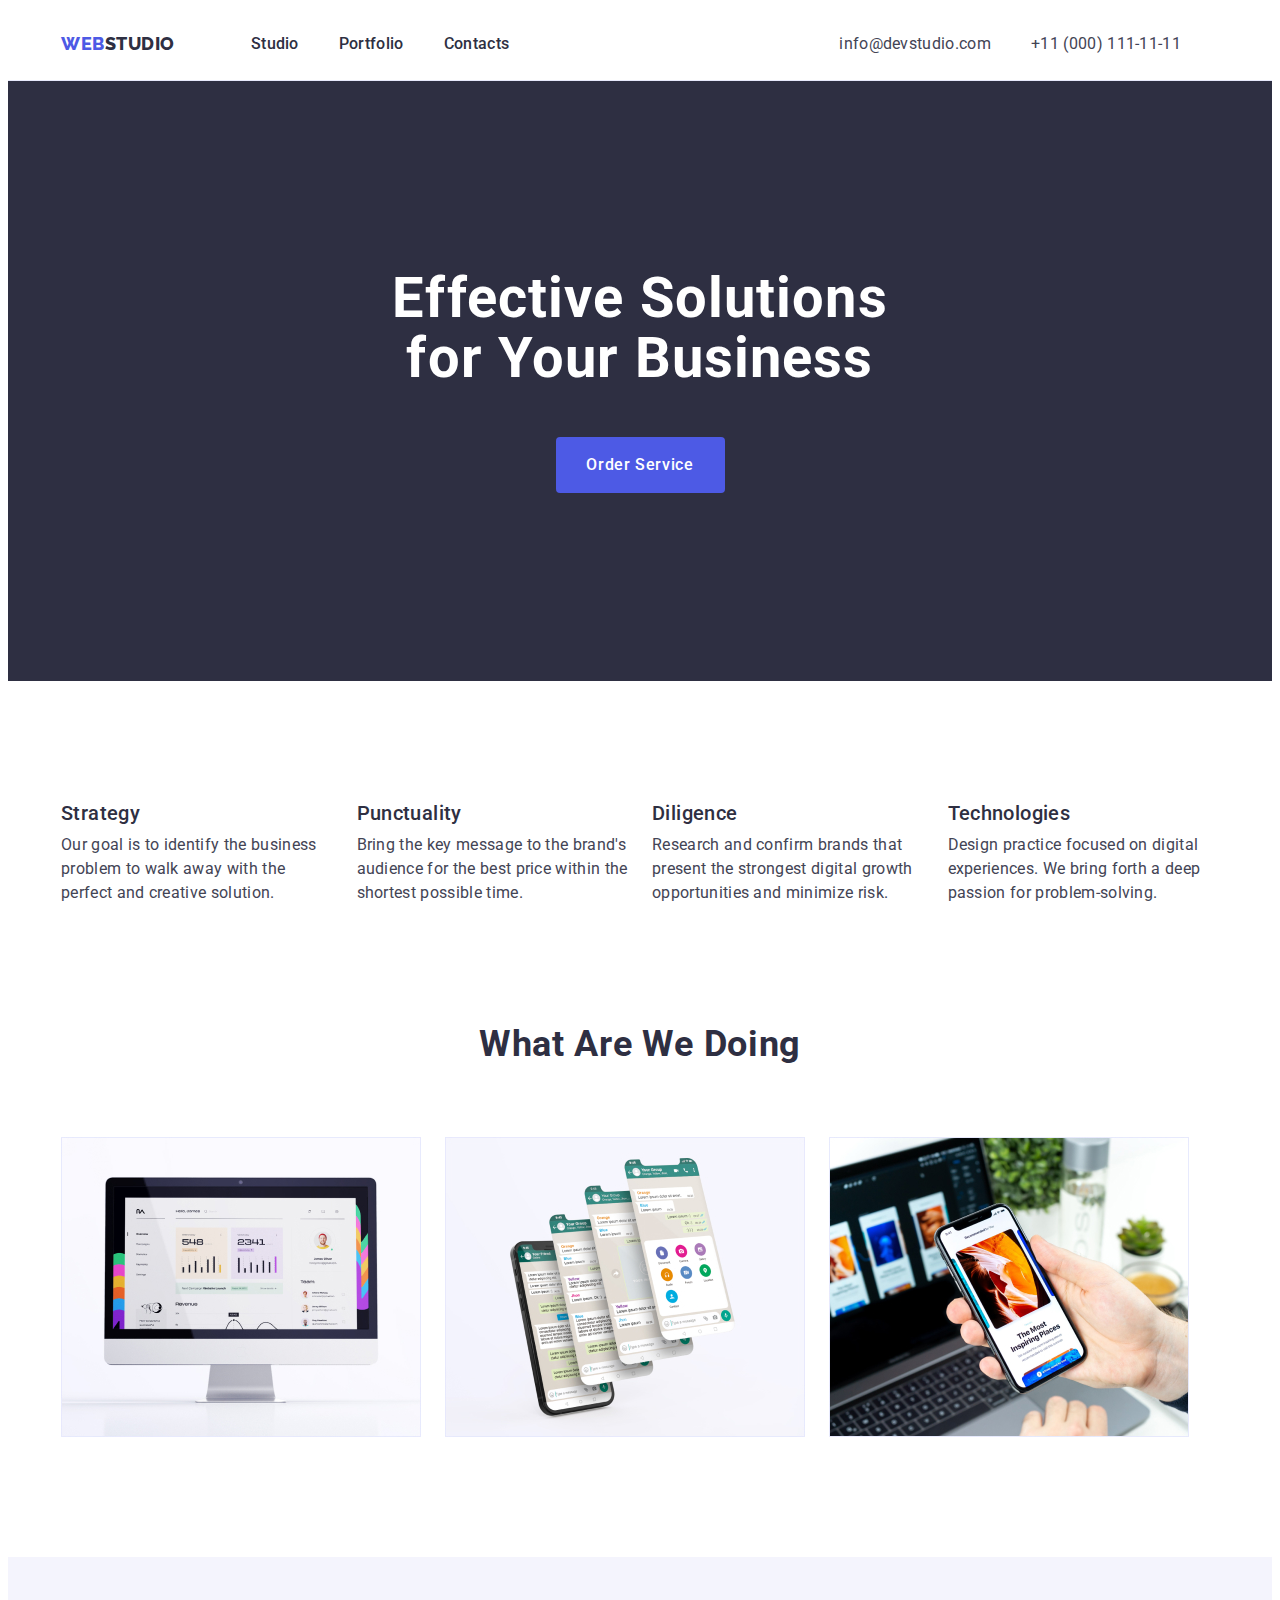
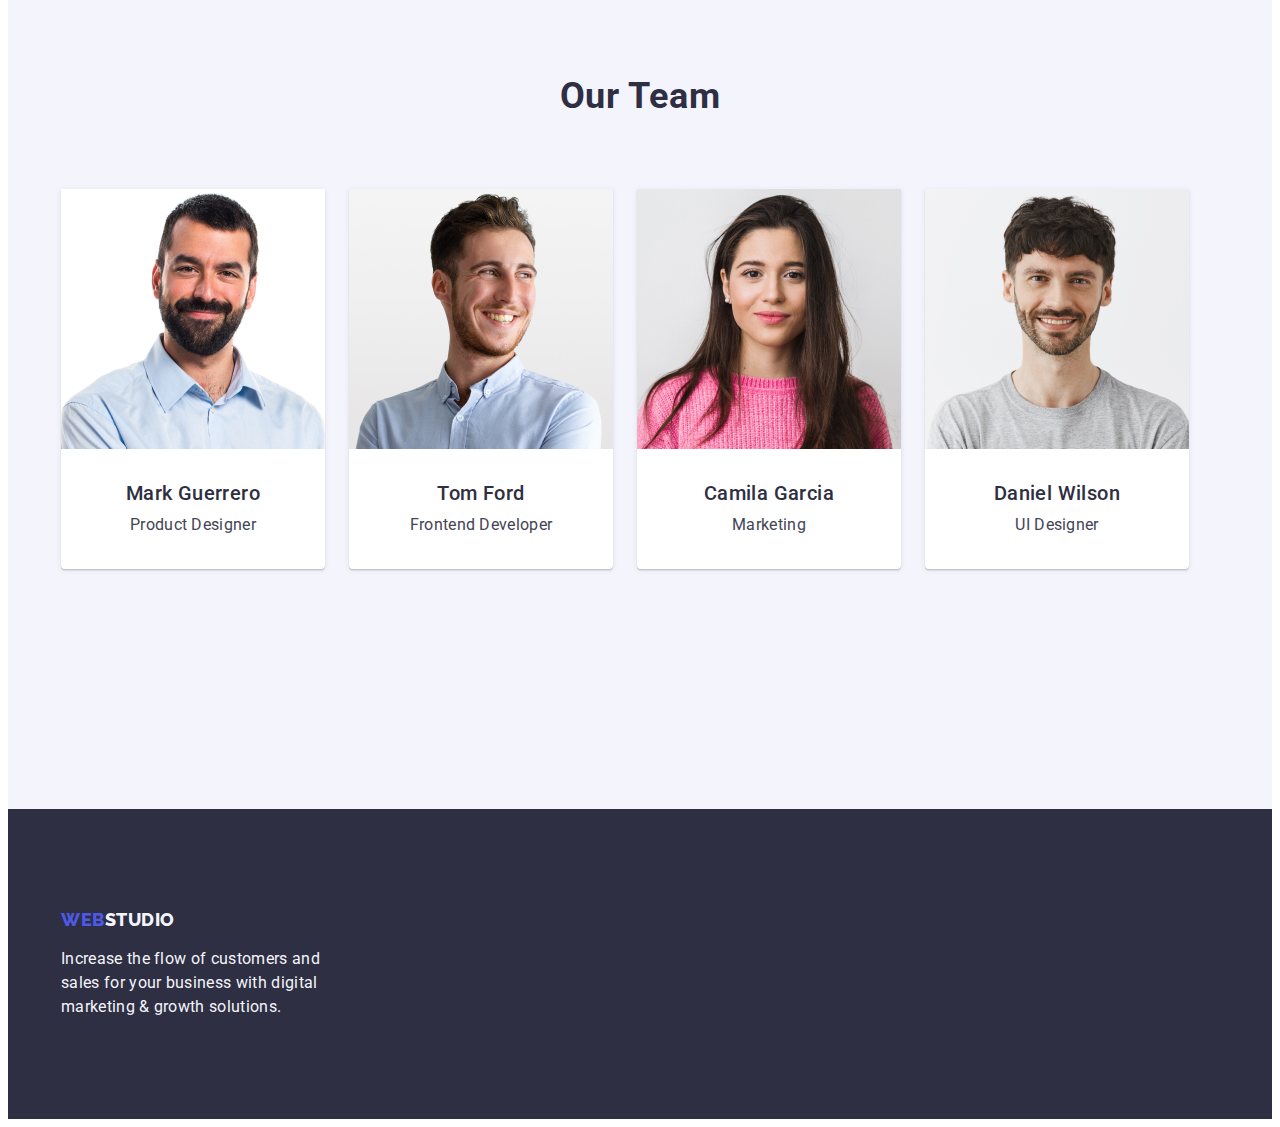
<file: index.html>
<!DOCTYPE html>
<html lang="en">
  <head>
    <meta charset="UTF-8" />
    <meta name="viewport" content="width=device-width, initial-scale=1.0" />
    <title>Document</title>
    <link rel="preconnect" href="https://fonts.googleapis.com" />
    <link rel="preconnect" href="https://fonts.gstatic.com" crossorigin />
    <link
      href="https://fonts.googleapis.com/css2?family=Raleway:wght@800&family=Roboto:wght@400;500;700&display=swap"
      rel="stylesheet"
    />
    <link
      rel="stylesheet"
      href="https://cdnjs.cloudflare.com/ajax/libs/modern-normalize/2.0.0/modern-normalize.min.css"
      integrity="sha512-4xo8blKMVCiXpTaLzQSLSw3KFOVPWhm/TRtuPVc4WG6kUgjH6J03IBuG7JZPkcWMxJ5huwaBpOpnwYElP/m6wg=="
      crossorigin="anonymous"
      referrerpolicy="no-referrer"
    />
    <link rel="stylesheet" href="./css/styles.css" />
  </head>
  <body>
    <!-- Шапка
     -->
    <header class="header">
      <div class="container container-header">
        <nav class="site">
          <a class="logo link" href="./index.html">Web<span class="logo-studio">Studio</span></a>
          <ul class="site-nav list">
            <li>
              <a class="site-nav-link link" href="./index.html">Studio</a>
            </li>

            <li>
              <a class="site-nav-link link" href="./portfolio.html">Portfolio</a>
            </li>

            <li>
              <a class="site-nav-link link" href="">Contacts</a>
            </li>
          </ul>
        </nav>
        <address class="address-header">
          <ul class="site-nav-adress list">
            <li>
              <a class="site-nav-adress-link link" href="mailto:info@devstudio.com">
                info@devstudio.com
              </a>
            </li>
            <li>
              <a class="site-nav-adress-link link" href="tel:+110001111111">+11 (000) 111-11-11</a>
            </li>
          </ul>
        </address>
      </div>
    </header>

    <main>
      <!-- Секція герой -->
      <section class="hero">
        <div class="container hero-container">
          <h1 class="hero-title">Effective Solutions for Your Business</h1>
          <button type="button" class="hero-button">Order Service</button>
        </div>
      </section>
      <!-- Перша основна секція 
      -->
      <section class="advantages">
        <div class="container advantages-container">
          <h2 class="visually-hidden">Hero</h2>
          <ul class="advantages-list list">
            <li class="advantages-list-content">
              <h3 class="advantages-title">Strategy</h3>
              <p class="advantages-link">
                Our goal is to identify the business problem to walk away with the perfect and
                creative solution.
              </p>
            </li>
            <li class="advantages-list-content">
              <h3 class="advantages-title">Punctuality</h3>
              <p class="advantages-link">
                Bring the key message to the brand's audience for the best price within the shortest
                possible time.
              </p>
            </li>
            <li class="advantages-list-content">
              <h3 class="advantages-title">Diligence</h3>
              <p class="advantages-link">
                Research and confirm brands that present the strongest digital growth opportunities
                and minimize risk.
              </p>
            </li>
            <li class="advantages-list-content">
              <h3 class="advantages-title">Technologies</h3>
              <p class="advantages-link">
                Design practice focused on digital experiences. We bring forth a deep passion for
                problem-solving.
              </p>
            </li>
          </ul>
        </div>
      </section>
      <!-- 2га основна секція
       -->
      <section class="work">
        <div class="container container-work">
          <h2 class="work-title">What are we doing</h2>
          <ul class="work-list list">
            <li class="work-images">
              <img src="./images/img1WhatAreWeDoing1.jpg" alt="monitor" width="360" />
            </li>
            <li class="work-images">
              <img src="./images/img2WhatAreWeDoing1.jpg" alt="telephoes" width="360" />
            </li>
            <li class="work-images">
              <img src="./images/img3WhatAreWeDoing1.jpg" alt="telephon" width="360" />
            </li>
          </ul>
        </div>
      </section>
      <!-- 3тя Основна секція -->

      <section class="team team-container">
        <div class="container">
          <h2 class="team-title">Our Team</h2>
          <ul class="team-list list">
            <li class="team-list-content">
              <img src="./images/img1ourteam1markguero.jpg" alt="Mark Guerrero" width="264" />
              <div class="div-team-list-content"
                ><h3 class="team-title-content">Mark Guerrero</h3>
                <p class="team-content">Product Designer</p></div
              >
            </li>
            <li class="team-list-content">
              <img src="./images/img2OurTeam1.jpg" alt="Tom Ford" width="264" />
              <div class="div-team-list-content"
                ><h3 class="team-title-content">Tom Ford</h3>
                <p class="team-content">Frontend Developer</p></div
              >
            </li>
            <li class="team-list-content">
              <img src="./images/img3OurTeam1.jpg" alt="Camila Garcia" width="264" />
              <div class="div-team-list-content"
                ><h3 class="team-title-content">Camila Garcia</h3>
                <p class="team-content">Marketing</p></div
              >
            </li>
            <li class="team-list-content">
              <img src="./images/img4OurTeam1.jpg" alt="Daniel Wilson" width="264" />
              <div class="div-team-list-content"
                ><h3 class="team-title-content">Daniel Wilson</h3>
                <p class="team-content">UI Designer</p></div
              >
            </li>
          </ul>
        </div>
      </section>
    </main>
    <!-- Підвал -->

    <footer class="footer-floor">
      <div class="container footer-container">
        <a class="logo-floor link" href="./index.html"
          >Web<span class="studio-floor">Studio</span></a
        >
        <p class="floor-content">
          Increase the flow of customers and sales for your business with digital marketing & growth
          solutions.
        </p>
      </div>
    </footer>
  </body>
</html>
</file>
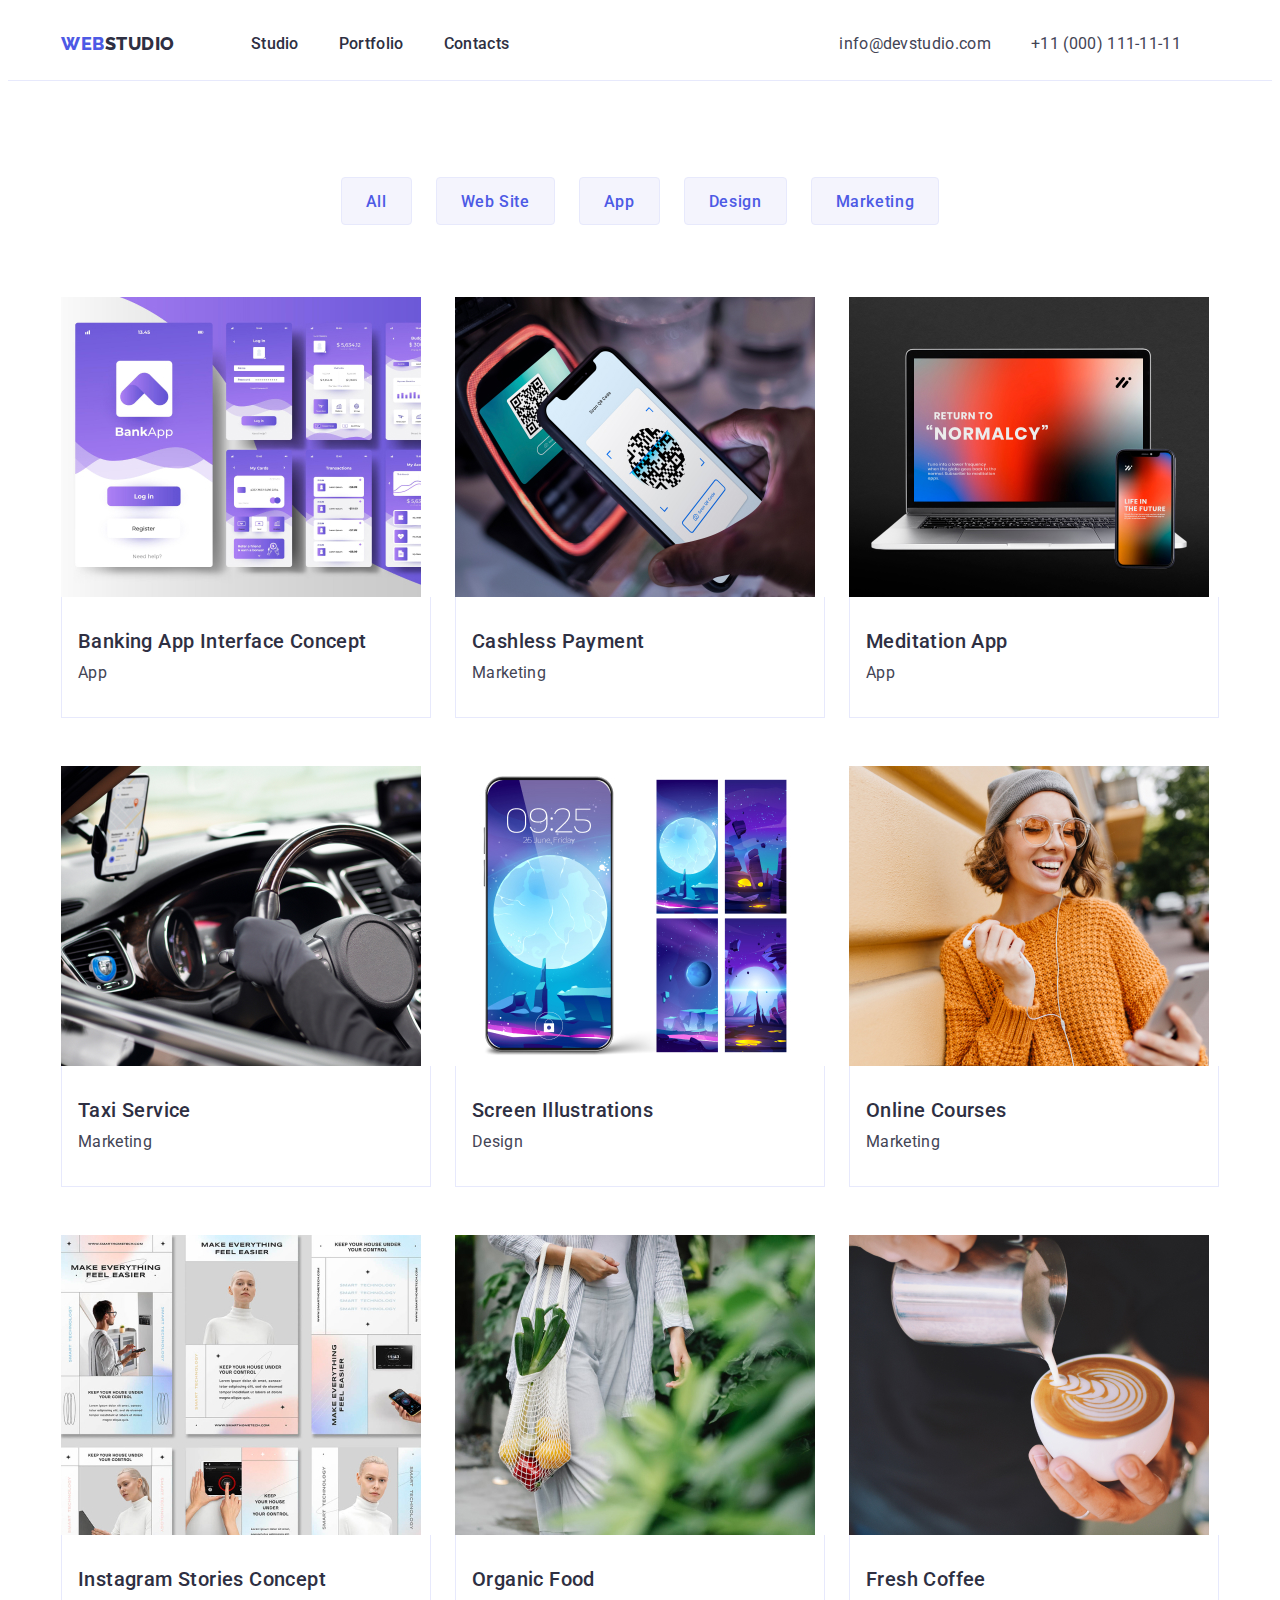
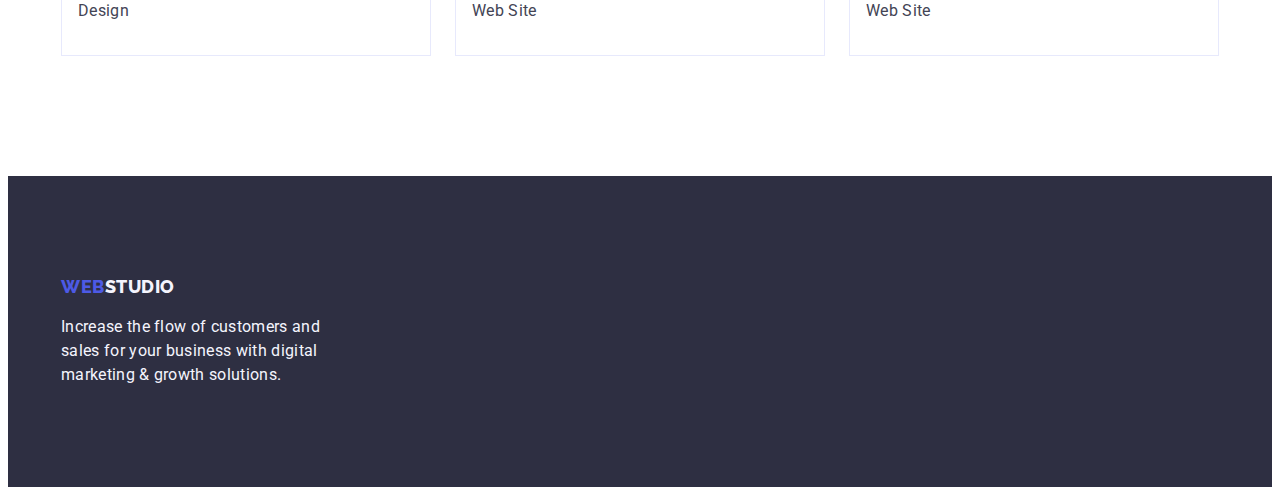
<file: portfolio.html>
<!DOCTYPE html>
<html lang="en">
  <head>
    <meta charset="UTF-8" />
    <meta name="viewport" content="width=device-width, initial-scale=1.0" />
    <title>Document</title>
    <link rel="preconnect" href="https://fonts.googleapis.com" />
    <link rel="preconnect" href="https://fonts.gstatic.com" crossorigin />
    <link
      href="https://fonts.googleapis.com/css2?family=Raleway:wght@800&family=Roboto:wght@400;500;700&display=swap"
      rel="stylesheet"
    />
    <link
      rel="stylesheet"
      href="https://cdnjs.cloudflare.com/ajax/libs/modern-normalize/2.0.0/modern-normalize.min.css"
      integrity="sha512-4xo8blKMVCiXpTaLzQSLSw3KFOVPWhm/TRtuPVc4WG6kUgjH6J03IBuG7JZPkcWMxJ5huwaBpOpnwYElP/m6wg=="
      crossorigin="anonymous"
      referrerpolicy="no-referrer"
    />
    <link rel="stylesheet" href="./css/styles.css" />
  </head>
  <body>
    <!-- Шапка сайту -->
    <header class="header">
      <div class="container container-header">
        <nav class="site">
          <a class="logo link" href="./index.html">Web<span class="logo-studio">Studio</span></a>
          <ul class="site-nav list">
            <li>
              <a class="site-nav-link link" href="./index.html">Studio</a>
            </li>

            <li>
              <a class="site-nav-link link" href="./portfolio.html">Portfolio</a>
            </li>

            <li>
              <a class="site-nav-link link" href="">Contacts</a>
            </li>
          </ul>
        </nav>
        <address class="address-header">
          <ul class="site-nav-adress list">
            <li>
              <a class="site-nav-adress-link link" href="mailto:info@devstudio.com">
                info@devstudio.com
              </a>
            </li>
            <li>
              <a class="site-nav-adress-link link" href="tel:+110001111111">+11 (000) 111-11-11</a>
            </li>
          </ul>
        </address>
      </div>
    </header>
    <main>
      <section class="section-portfolio">
        <div class="container div-portfolio">
          <h1 class="visually-hidden" hidden>button</h1>
          <ul class="button-portfolio-list list">
            <li class="button-portfolio-vigual"
              ><button class="button-portfolio-accent" type="button">All</button></li
            >
            <li class="button-portfolio-vigual"
              ><button class="button-portfolio-accent" type="button">Web Site</button></li
            >
            <li class="button-portfolio-vigual"
              ><button class="button-portfolio-accent" type="button">App</button></li
            >
            <li class="button-portfolio-vigual"
              ><button class="button-portfolio-accent" type="button">Design</button></li
            >
            <li class="button-portfolio-vigual">
              <button class="button-portfolio-accent" type="button">Marketing</button>
            </li>
          </ul>

          <ul class="portfolio-list list">
            <li class="portfolio-content-unit"
              ><a class="portfolio-link link" href=""
                ><img src="./images/bankingportfolio1.jpg" alt="Banking" width="360" />
                <div class="portfolio-text-content"
                  ><h2 class="portfolio-title">Banking App Interface Concept</h2>
                  <p class="portfolio-content">App</p></div
                ></a
              >
            </li>
            <li class="portfolio-content-unit"
              ><a class="portfolio-link link" href=""
                ><img src="./images/portfolio12.jpg" alt="Cashless" width="360" />
                <div class="portfolio-text-content"
                  ><h2 class="portfolio-title">Cashless Payment</h2>
                  <p class="portfolio-content">Marketing</p></div
                ></a
              >
            </li>
            <li class="portfolio-content-unit"
              ><a class="portfolio-link link" href=""
                ><img src="./images/portfolio13.jpg" alt="Meditation" width="360" />
                <div class="portfolio-text-content"
                  ><h2 class="portfolio-title">Meditation App</h2>
                  <p class="portfolio-content">App</p></div
                ></a
              >
            </li>
            <li class="portfolio-content-unit"
              ><a class="portfolio-link link" href="">
                <img src="./images/portfolio14.jpg" alt="Taxi Service" width="360" />
                <div class="portfolio-text-content"
                  ><h2 class="portfolio-title">Taxi Service</h2>
                  <p class="portfolio-content">Marketing</p></div
                ></a
              >
            </li>
            <li class="portfolio-content-unit"
              ><a class="portfolio-link link" href="">
                <img src="./images/portfolio15.jpg" alt="Screen Illustrations" width="360" />
                <div class="portfolio-text-content"
                  ><h2 class="portfolio-title">Screen Illustrations</h2>
                  <p class="portfolio-content">Design</p></div
                ></a
              >
            </li>
            <li class="portfolio-content-unit"
              ><a class="portfolio-link link" href=""
                ><img src="./images/portfolio16.jpg" alt="Online Courses" width="360" />
                <div class="portfolio-text-content"
                  ><h2 class="portfolio-title">Online Courses</h2>
                  <p class="portfolio-content">Marketing</p></div
                ></a
              >
            </li>
            <li class="portfolio-content-unit"
              ><a class="portfolio-link link" href=""
                ><img src="./images/portfolio17.jpg" alt="Instagram Stories Concept" width="360" />
                <div class="portfolio-text-content"
                  ><h2 class="portfolio-title">Instagram Stories Concept</h2>
                  <p class="portfolio-content">Design</p></div
                ></a
              >
            </li>
            <li class="portfolio-content-unit"
              ><a class="portfolio-link link" href=""
                ><img src="./images/portfolio18.jpg" alt="Organic Food" width="360" />
                <div class="portfolio-text-content">
                  <h2 class="portfolio-title">Organic Food</h2>
                  <p class="portfolio-content">Web Site</p></div
                ></a
              >
            </li>
            <li class="portfolio-content-unit"
              ><a class="portfolio-link link" href=""
                ><img src="./images/portfolio19.jpg" alt="Fresh Coffee" width="360" />
                <div class="portfolio-text-content">
                  <h2 class="portfolio-title">Fresh Coffee</h2>
                  <p class="portfolio-content">Web Site</p></div
                ></a
              >
            </li>
          </ul>
        </div>
      </section>
    </main>
    <footer class="footer-floor">
      <div class="container footer-container">
        <a class="logo-floor link" href="./index.html"
          >Web<span class="studio-floor">Studio</span></a
        >
        <p class="floor-content">
          Increase the flow of customers and sales for your business with digital marketing & growth
          solutions.
        </p>
      </div>
    </footer>
  </body>
</html>

<!-- тест -->
</file>
<file: css/styles.css>
:root {
  --primary-text-color: #2e2f42;
  --title-text-color: #434455;
  --accent-color: #4d5ae5;
  --logotip-text-color: #ffffff;
  --button-rale: #e7e9fc;
}
h1,
h2,
h3,
h4,
h5,
p {
  margin: 0;
}
ul,
ol {
  margin: 0;
  padding: 0;
}
a {
  color: currentColor;
}
button {
  cursor: pointer;
  color: currentColor;
}
img {
  display: block;
  max-width: 100%;
  height: auto;
}
.list {
  list-style: none;
  margin: 0;
  padding: 0;
}
.link {
  text-decoration: none;
}

.container {
  margin: 0 auto;
  width: 1158px;

  padding-right: 15px;
  padding-left: 15px;
}

.visually-hidden {
  position: absolute;
  width: 1px;
  height: 1px;
  margin: -1px;
  border: 0;
  padding: 0;
  white-space: nowrap;
  clip-path: inset(100%);
  clip: rect(0 0 0 0);
  overflow: hidden;
}
/* Основний чорний колір 2E2F42 */
/* Фіолетовий колір 4D5AE5 */
/* Білий колір F4F4FD */
/* font-family: 'Roboto', sans-serif; */
/* font-family: 'Raleway', sans-serif; */

/* Логотип */
.logo {
  color: var(--accent-color);
  font-family: 'Raleway', sans-serif;
  font-size: 18px;
  font-style: normal;
  font-weight: 800;
  line-height: 1.17;
  letter-spacing: 0.03em;
  text-transform: uppercase;
  text-decoration: none;
  margin: 0 auto;
  padding-top: 25.5px;

  padding-bottom: 25.5px;
  margin-right: 76px;
}

.logo-studio {
  color: var(--primary-text-color);
}
/* Тіло */
body {
  color: #434455;
  background-color: #ffffff;
  font-family: 'Roboto', sans-serif;
}

/* Шапка */
.header {
  border-bottom: 1px solid #e7e9fc;
  padding-left: 15px;
  padding-right: 15px;
}
.container-header {
  display: flex;
  align-items: center;
  margin: auto;
  height: 72px;
}
.site {
  display: flex;
  align-items: center;
}
.address-header {
  display: flex;
}
/* Стиль */
.site-nav {
  margin: 0 auto;
  padding-top: 24px;
  padding-bottom: 24px;
  display: flex;
  align-items: center;
  gap: 40px;
}
.site-nav-link {
  color: var(--primary-text-color);

  font-family: 'Roboto', sans-serif;
  font-size: 16px;
  font-style: normal;
  font-weight: 500;
  line-height: 1.5;
  letter-spacing: 0.02em;
  padding-top: 24px;
  padding-bottom: 24px;
}

.site-nav-adress {
  display: flex;

  align-items: center;
  margin-left: 330px;

  padding-top: 24px;
  padding-bottom: 24px;
  gap: 40px;
}

.site-nav-adress-link {
  color: var(--title-text-color);

  font-size: 16px;
  font-weight: 400;
  line-height: 1.5;
  letter-spacing: 0.02em;
}
.site-nav-link:focus,
.site-nav-link:hover {
  color: #404bbf;
}

.address-header {
  font-style: normal;
}

.site-nav-adress-link:focus {
  color: #404bbf;
}
.site-nav-adress-link:hover {
  color: #404bbf;
}

/* Main */
/* 
Секція герой */
.hero {
  background-color: #2e2f42;
  padding: 188px 0 188px;
}
.hero-container {
  text-align: center;
  display: flex;
  flex-direction: column;
  align-items: center;
}
/* Заголовок героя */
.hero-title {
  color: var(--logotip-text-color);
  font-family: 'Roboto', sans-serif;
  font-size: 56px;
  font-style: normal;
  font-weight: 700;
  line-height: 1.07;

  text-align: center;
  letter-spacing: 0.02em;

  padding-bottom: 24px;

  max-width: 496px;
}
/* Кнопка героя */
.hero-button {
  color: var(--logotip-text-color);
  font-family: 'Roboto', sans-serif;
  font-size: 16px;
  font-style: normal;
  font-weight: 500;
  line-height: 1.5;
  letter-spacing: 0.04em;
  display: block;
  cursor: pointer;
  background-color: #4d5ae5;
}
.hero-button {
  margin-top: 24px;

  min-width: 169px;
  min-height: 56px;
  border: none;
  border-radius: 4px;
}
.hero-button:focus {
  background-color: #404bbf;
}

.hero-button:hover {
  background-color: #404bbf;
}
/* <!-- Перша основна секція advantages
      --> */
.advantages {
  color: var(--primary-text-color);
  padding-top: 120px;
  padding-bottom: 120px;
}

.advantages-container {
}

.advantages-list {
  display: flex;
  gap: 24px;
}
.advantages-list-content {
  width: calc(100% - 72px);
}

.advantages-title {
  color: var(--primary-text-color);
  font-family: 'Roboto', sans-serif;
  font-size: 20px;
  font-style: normal;
  font-weight: 500;
  line-height: 1.2;
  letter-spacing: 0.02em;
  margin-bottom: 8px;
}
.advantages-link {
  color: var(--title-text-color);

  font-family: 'Roboto', sans-serif;
  font-size: 16px;
  font-style: normal;
  font-weight: 400;
  line-height: 1.5;
  letter-spacing: 0.02em;

  min-width: 264px;
  min-height: 72px;
}
/* <!-- 2га основна секція work
       --> */
.work {
  color: var(--primary-text-color);
  padding-bottom: 120px;
}
.container-work {
}

.work-title {
  color: var(--primary-text-color);
  text-align: center;
  font-family: 'Roboto', sans-serif;
  font-size: 36px;
  font-style: normal;
  font-weight: 700;
  line-height: 1.11;
  letter-spacing: 0.02em;
  text-transform: capitalize;
  margin-bottom: 72px;
}
.work-list {
  display: flex;
  gap: 24px;
}
/* <!-- 3тя Основна секція "Team"--> */
.team {
  color: var(--primary-text-color);
  background-color: #f4f4fd;
}
.team-container {
  padding: 120px 0 120px;
}
/* Заголовок Team*/
.team-title {
}
/* Список Team */
.team-list {
  background-color: #f4f4fd;
  margin-bottom: 120px;
  display: flex;
  gap: 24px;
}
/* Елемент списку Team */
.team-list-content {
  background-color: #ffffff;
  display: inline-flex;
  padding-bottom: 0px;
  flex-direction: column;
  justify-content: center;
  align-items: center;

  /* рамка */
  border-radius: 0px 0px 4px 4px;
  background: #fff;
  box-shadow: 0px 2px 1px 0px rgba(46, 47, 66, 0.08), 0px 1px 1px 0px rgba(46, 47, 66, 0.16),
    0px 1px 6px 0px rgba(46, 47, 66, 0.08);
}

.div-team-list-content {
  min-width: 232px;
  min-height: 56px;

  padding: 32px 0 32px;
}
.team-title {
  color: var(--primary-text-color);
  text-align: center;
  font-family: 'Roboto', sans-serif;
  font-size: 36px;

  font-weight: 700;
  line-height: 1.11;
  letter-spacing: 0.02em;
  text-transform: capitalize;

  padding-bottom: 72px;
}
.team-title-content {
  color: var(--primary-text-color);

  text-align: center;

  font-family: 'Roboto', sans-serif;
  font-size: 20px;
  font-style: normal;
  font-weight: 500;
  line-height: 1.2;
  letter-spacing: 0.02em;
  margin-bottom: 8px;
}

.team-content {
  color: var(--title-text-color);

  text-align: center;

  font-family: 'Roboto', sans-serif;
  font-size: 16px;
  font-style: normal;
  font-weight: 400;
  line-height: 1.5;
  letter-spacing: 0.02em;
}

/* підлога
 */
.footer-floor {
  background-color: #2e2f42;
  padding-top: 100px;
  padding-bottom: 100px;
}
.footer-container {
}
.logo-floor {
  color: var(--accent-color);
  font-family: Raleway, sans-serif;
  font-size: 18px;
  font-style: normal;
  font-weight: 800;
  line-height: 1.17;
  letter-spacing: 0.03em;
  text-transform: uppercase;
  text-decoration: none;
  padding-bottom: 17.5px;

  display: inline-block;
}

.studio-floor {
  color: #f4f4fd;
}
.floor-content {
  color: #f4f4fd;
  width: 264px;

  font-family: 'Roboto', sans-serif;
  font-size: 16px;
  font-style: normal;
  font-weight: 400;
  line-height: 1.5;
  letter-spacing: 0.02em;
}

/* Сторінка портфоліо
 */
.div-portfolio {
}
.section-portfolio {
  padding-top: 96px;
  padding-bottom: 120px;
}
/* Кнопки на портфоліо розташування*/
.button-portfolio-list {
  display: flex;
  align-items: center;
  gap: 24px;

  margin-right: auto;
  margin-bottom: 72px;

  justify-content: center;
}

/* Кнопки портфоліо
 */
.button-portfolio-accent {
  color: var(--accent-color);
  background-color: #f4f4fd;
  text-align: center;

  font-family: 'Roboto', sans-serif;
  font-size: 16px;
  font-style: normal;
  font-weight: 500;
  line-height: 1.5;
  letter-spacing: 0.04em;
  cursor: pointer;
  min-width: 69px;
  height: 48px;
  padding-top: 12px;
  padding-right: 24px;
  padding-bottom: 12px;
  padding-left: 24px;

  /* Рамка кнопки */

  border-radius: 4px;
  border: 1px solid var(--button-rale);
  background: #f4f4fd;
}
/* візуал-оформлення кнопки */
.button-portfolio-vigual {
}
.button-portfolio-accent:focus,
.button-portfolio-accent:hover {
  color: #ffffff;
  background-color: #404bbf;
  border: 1px solid transparent;
}
/* Портфоліо список
 */
.portfolio-list {
  list-style: none;
  background-color: #ffffff;
  display: flex;
  flex-wrap: wrap;
  column-gap: 24px;
  row-gap: 48px;
}
/* Портфоліо елемент списку */
.portfolio-content-unit {
  width: calc((100% - 48px) / 3);
  /* Рамка  */
}
/* Портфоліо контент елементу списку */
.portfolio-link {
  text-decoration: none;
}
.portfolio-text-content {
  padding: 32px 16px;
  border: 1px solid #e7e9fc;
  border-top: none;
}
/* Заголовок */
.portfolio-title {
  color: var(--primary-text-color);

  font-family: 'Roboto', sans-serif;
  font-size: 20px;
  font-style: normal;
  font-weight: 500;
  line-height: 1.2;
  letter-spacing: 0.02em;
  margin-bottom: 8px;
}
/* Контент текст */
.portfolio-content {
  color: var(--title-text-color);

  font-family: 'Roboto', sans-serif;
  font-size: 16px;
  font-style: normal;
  font-weight: 400;
  line-height: 1.5;
  letter-spacing: 0.02em;
}
</file>
